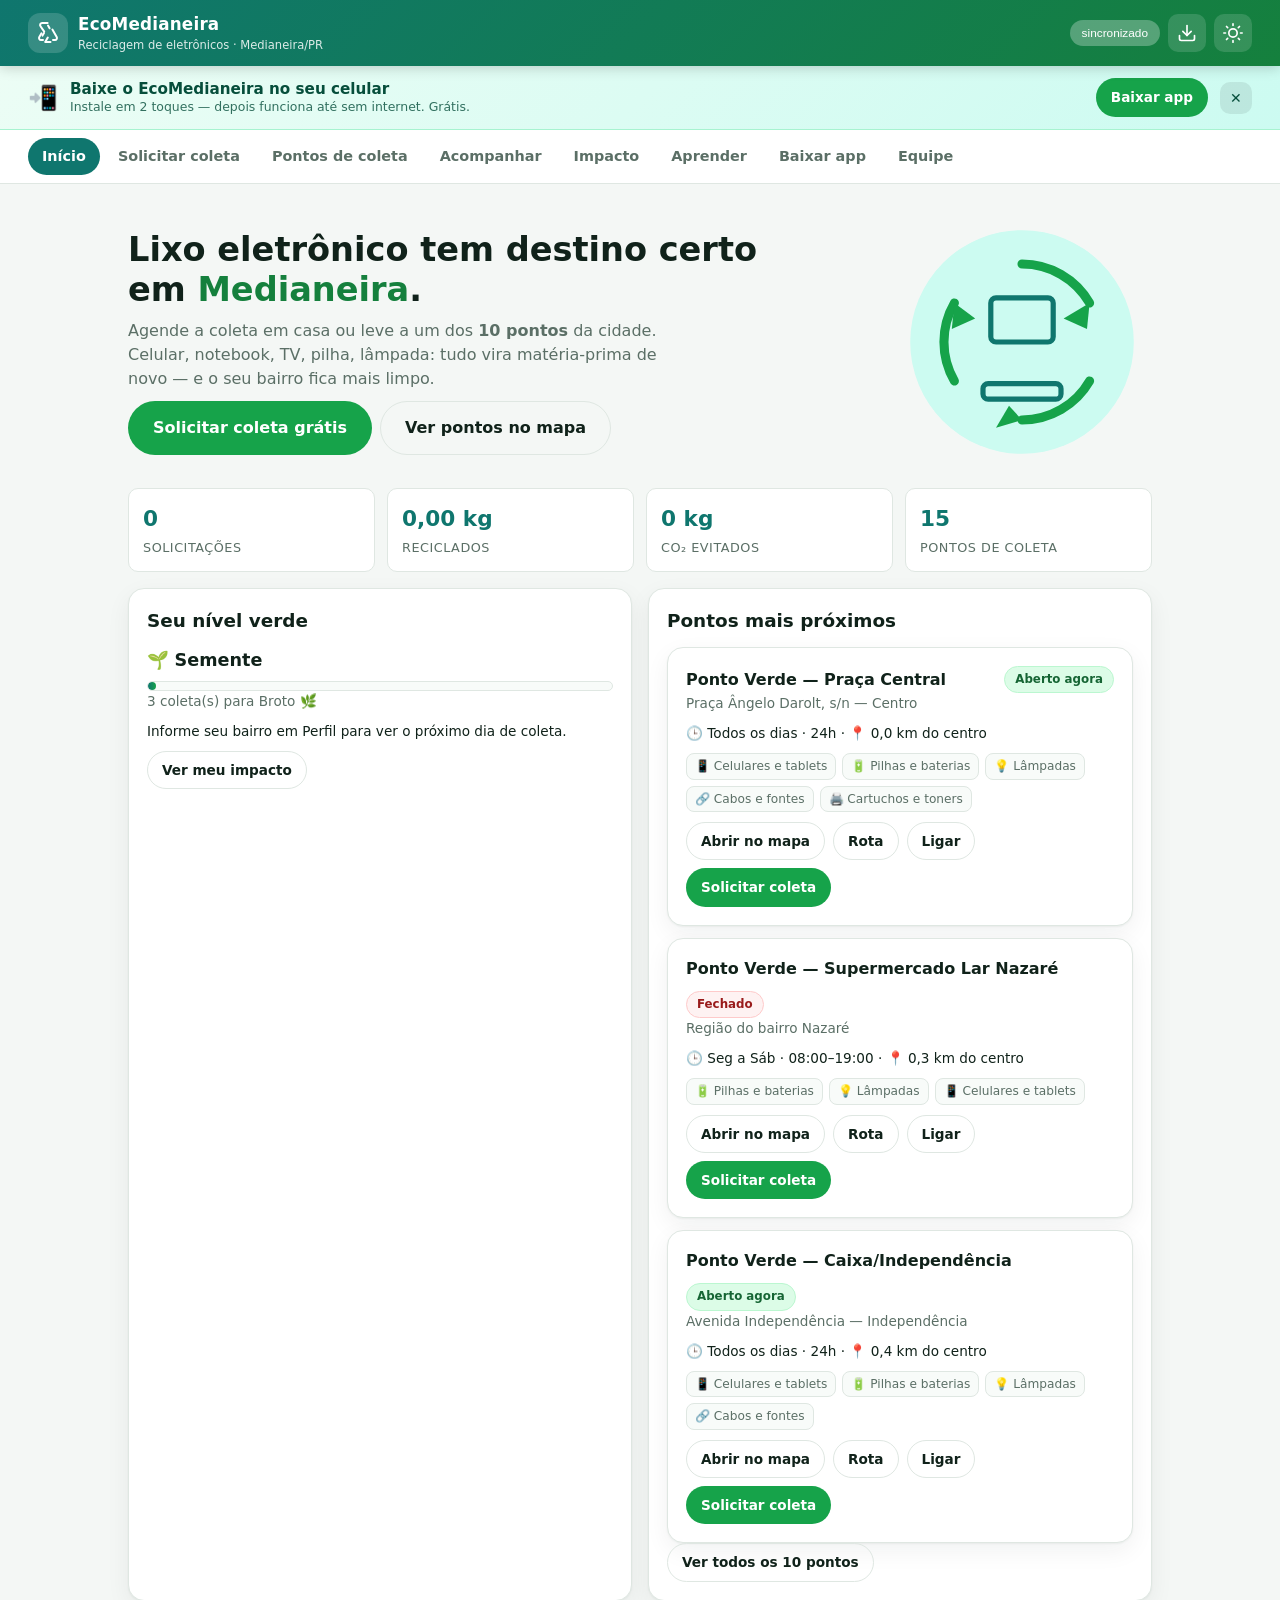
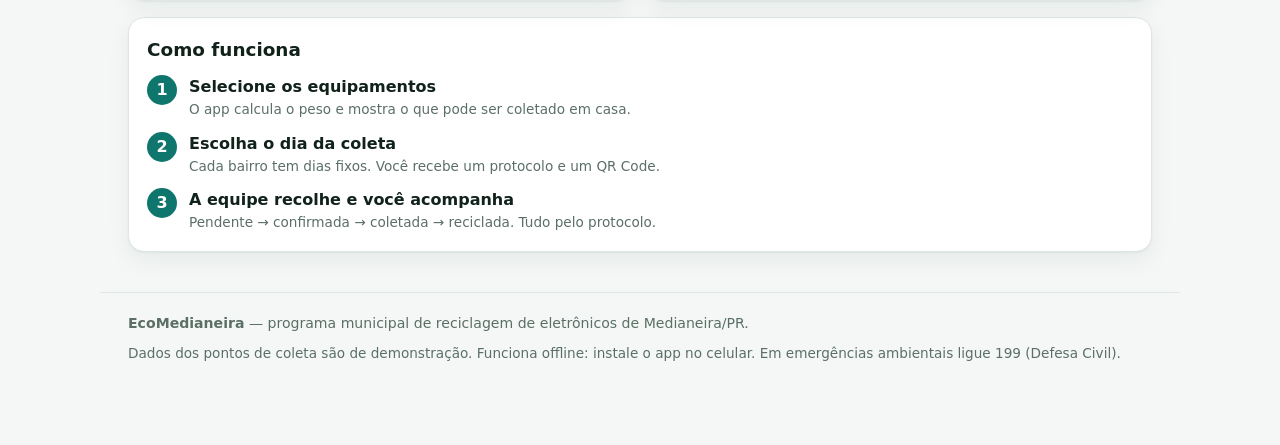
<file: index.html>
<!DOCTYPE html>
<html lang="pt-BR">
<head>
<meta charset="UTF-8">
<meta name="viewport" content="width=device-width, initial-scale=1, viewport-fit=cover">
<meta name="theme-color" content="#0f766e">
<meta name="description" content="EcoMedianeira — agende a coleta de eletrônicos em casa, encontre os pontos de coleta de Medianeira/PR e acompanhe o impacto ambiental.">
<title>EcoMedianeira — Reciclagem de eletrônicos em Medianeira/PR</title>
<link rel="manifest" href="manifest.webmanifest">
<link rel="icon" href="icon.svg" type="image/svg+xml">
<link rel="apple-touch-icon" href="icon-192.png">
<meta name="apple-mobile-web-app-capable" content="yes">
<meta name="apple-mobile-web-app-title" content="EcoMedianeira">
<link rel="stylesheet" href="css/style.css">
<link rel="stylesheet" href="vendor/leaflet/leaflet.css">
<meta name="mobile-web-app-capable" content="yes">
<meta name="apple-mobile-web-app-status-bar-style" content="default">
<meta name="format-detection" content="telephone=no">
</head>
<body>

<a class="skip" href="#main">Pular para o conteúdo</a>

<header class="topbar">
  <a class="brand" href="#/inicio">
    <span class="logo" aria-hidden="true">
      <svg viewBox="0 0 24 24" fill="none" stroke="currentColor" stroke-width="2" stroke-linecap="round" stroke-linejoin="round">
        <path d="M7 19H5a2 2 0 0 1-1.7-3l2.2-3.7"/>
        <path d="M12 4.6l1.6 2.7"/>
        <path d="M17 19h2a2 2 0 0 0 1.7-3l-4.3-7.4"/>
        <path d="M8.2 10.6L4.5 5.2A2 2 0 0 1 6.2 2h5.4"/>
        <path d="M14.5 21H9.2l2.6-4.5"/>
        <path d="M6.5 14.6L8 12"/>
      </svg>
    </span>
    <span class="brand-text">
      <strong>EcoMedianeira</strong>
      <small>Reciclagem de eletrônicos · Medianeira/PR</small>
    </span>
  </a>
  <div class="topbar-actions">
    <button id="btn-sync" class="chip-btn" title="Sincronizar agora"><span id="sync-badge" class="sync">sincronizado</span></button>
    <button id="btn-install" class="icon-btn" title="Baixar o app no celular" aria-label="Baixar o app no celular" hidden>
      <svg viewBox="0 0 24 24" fill="none" stroke="currentColor" stroke-width="2" stroke-linecap="round" stroke-linejoin="round"><path d="M21 15v4a2 2 0 0 1-2 2H5a2 2 0 0 1-2-2v-4"/><path d="M7 10l5 5 5-5"/><path d="M12 15V3"/></svg>
    </button>
    <button id="btn-theme" class="icon-btn" title="Alternar tema" aria-label="Alternar tema">
      <svg viewBox="0 0 24 24" fill="none" stroke="currentColor" stroke-width="2" stroke-linecap="round" stroke-linejoin="round"><circle cx="12" cy="12" r="5"/><path d="M12 1v2M12 21v2M4.2 4.2l1.4 1.4M18.4 18.4l1.4 1.4M1 12h2M21 12h2M4.2 19.8l1.4-1.4M18.4 5.6l1.4-1.4"/></svg>
    </button>
  </div>
</header>

<div id="install-banner" class="install-banner" hidden>
  <span class="install-emoji" aria-hidden="true">📲</span>
  <div class="install-text">
    <strong>Baixe o EcoMedianeira no seu celular</strong>
    <small>Para instalar: abra este endereço no celular. Depois desta primeira abertura, funciona até sem internet.</small>
  </div>
  <button class="btn sm" id="btn-install-main">Baixar app</button>
  <button class="icon-btn dark" id="btn-install-close" aria-label="Fechar aviso">✕</button>
</div>

<nav class="nav" aria-label="Seções do app">
  <a class="nav-link" data-route="inicio" href="#/inicio">Início</a>
  <a class="nav-link" data-route="solicitar" href="#/solicitar">Solicitar coleta</a>
  <a class="nav-link" data-route="pontos" href="#/pontos">Pontos de coleta</a>
  <a class="nav-link" data-route="acompanhar" href="#/acompanhar">Acompanhar</a>
  <a class="nav-link" data-route="impacto" href="#/impacto">Impacto</a>
  <a class="nav-link" data-route="aprender" href="#/aprender">Aprender</a>
  <a class="nav-link" data-route="instalar" href="#/instalar">Baixar app</a>
  <a class="nav-link" data-route="admin" href="#/admin">Equipe</a>
</nav>

<main id="main" class="wrap">

  <!-- ================= INÍCIO ================= -->
  <section class="view" id="view-inicio" hidden>
    <div class="hero">
      <div>
        <h1>Lixo eletrônico tem destino certo em <span class="hl">Medianeira</span>.</h1>
        <p>Agende a coleta em casa ou leve a um dos <strong>10 pontos</strong> da cidade. Celular, notebook, TV, pilha, lâmpada: tudo vira matéria-prima de novo — e o seu bairro fica mais limpo.</p>
        <div class="row-actions">
          <a class="btn lg" href="#/solicitar" data-route="solicitar">Solicitar coleta grátis</a>
          <a class="btn ghost lg" href="#/pontos" data-route="pontos">Ver pontos no mapa</a>
        </div>
      </div>
      <div class="hero-art" aria-hidden="true">
        <svg viewBox="0 0 200 200" role="presentation">
          <circle cx="100" cy="100" r="86" class="h-circle"/>
          <path d="M100 40a60 60 0 0 1 52 30" class="h-arc"/>
          <path d="M152 70l-2 20-18-8z" class="h-arrow"/>
          <path d="M152 130a60 60 0 0 1-52 30" class="h-arc"/>
          <path d="M100 160l-20 6 10-17z" class="h-arrow"/>
          <path d="M48 130a60 60 0 0 1 0-60" class="h-arc"/>
          <path d="M48 70l-2 20 18-8z" class="h-arrow"/>
          <g class="h-icon"><rect x="76" y="66" width="48" height="34" rx="4"/><rect x="70" y="132" width="60" height="12" rx="4"/></g>
        </svg>
      </div>
    </div>

    <div class="stats-grid" id="home-stats"></div>

    <div class="grid2">
      <div class="card">
        <h2>Seu nível verde</h2>
        <div id="home-level"></div>
        <p class="small" id="home-pickup"></p>
        <a class="btn ghost sm" href="#/impacto" data-route="impacto">Ver meu impacto</a>
      </div>
      <div class="card">
        <h2>Pontos mais próximos</h2>
        <div class="stack" id="home-pontos"></div>
        <a class="btn ghost sm" href="#/pontos" data-route="pontos">Ver todos os 10 pontos</a>
      </div>
    </div>

    <div class="card">
      <h2>Como funciona</h2>
      <ol class="steps">
        <li><span>1</span><div><strong>Selecione os equipamentos</strong><p class="small muted">O app calcula o peso e mostra o que pode ser coletado em casa.</p></div></li>
        <li><span>2</span><div><strong>Escolha o dia da coleta</strong><p class="small muted">Cada bairro tem dias fixos. Você recebe um protocolo e um QR Code.</p></div></li>
        <li><span>3</span><div><strong>A equipe recolhe e você acompanha</strong><p class="small muted">Pendente → confirmada → coletada → reciclada. Tudo pelo protocolo.</p></div></li>
      </ol>
    </div>
  </section>

  <!-- ================= SOLICITAR ================= -->
  <section class="view" id="view-solicitar" hidden>
    <h1>Solicitar coleta de eletrônicos</h1>
    <p class="muted">Gratuito para até 20 kg de eletrônicos pequenos. Linha branca (geladeira, fogão) somente no Ecoponto Municipal.</p>
    <form id="form-coleta" class="card form" novalidate>
      <div class="grid2">
        <div class="field"><label for="f-nome">Nome completo *</label><input id="f-nome" autocomplete="name" placeholder="Seu nome"></div>
        <div class="field"><label for="f-telefone">WhatsApp / telefone *</label><input id="f-telefone" inputmode="tel" autocomplete="tel" placeholder="(45) 99999-9999"></div>
        <div class="field"><label for="f-email">E-mail</label><input id="f-email" type="email" autocomplete="email" placeholder="opcional"></div>
        <div class="field"><label for="f-bairro">Bairro *</label><select id="f-bairro"></select></div>
        <div class="field"><label for="f-endereco">Rua e número *</label><input id="f-endereco" autocomplete="street-address" placeholder="Ex.: Rua Paraná, 450"></div>
        <div class="field"><label for="f-complemento">Complemento</label><input id="f-complemento" placeholder="Apto, bloco, fundos"></div>
        <div class="field"><label for="f-referencia">Ponto de referência</label><input id="f-referencia" placeholder="Ex.: ao lado da escola"></div>
        <div class="field"><label for="f-obs">Observações</label><input id="f-obs" placeholder="Ex.: portão azul, recolher pela manhã"></div>
      </div>

      <fieldset class="field">
        <legend>Modalidade *</legend>
        <label class="radio"><input type="radio" name="modalidade" value="domiciliar" checked> 🏠 Coleta em casa</label>
        <label class="radio"><input type="radio" name="modalidade" value="ecoponto"> 📍 Vou entregar em um ponto</label>
      </fieldset>

      <h3>Equipamentos <span class="kg-badge">Peso estimado: <strong id="f-kg">0 kg</strong></span></h3>
      <div id="f-itens" class="items"></div>

      <div class="grid2">
        <div class="field" id="field-data">
          <label for="f-data">Data da coleta *</label>
          <input id="f-data" type="date">
          <small class="muted" id="f-dias-box">Dias de coleta neste bairro: <strong id="f-dias"></strong></small>
        </div>
        <div class="field">
          <label for="f-ponto">Ponto de entrega</label>
          <select id="f-ponto"></select>
        </div>
      </div>
      <fieldset class="field">
        <legend>Período preferido</legend>
        <label class="radio"><input type="radio" name="janela" value="manha" checked> Manhã (8h–12h)</label>
        <label class="radio"><input type="radio" name="janela" value="tarde"> Tarde (13h–17h)</label>
        <label class="radio"><input type="radio" name="janela" value="qualquer"> Qualquer horário</label>
      </fieldset>

      <div id="form-errors" role="alert" aria-live="polite"></div>
      <button class="btn lg" type="submit">Confirmar solicitação</button>
      <p class="small muted">Ao confirmar, você recebe um protocolo e um QR Code. Seus dados ficam no seu aparelho e são enviados só ao sincronizar.</p>
    </form>
  </section>

  <!-- ================= PONTOS ================= -->
  <section class="view" id="view-pontos" hidden>
    <h1>Pontos de coleta em Medianeira</h1>
    <div class="card filters">
      <input id="pontos-q" placeholder="Buscar por nome, rua ou bairro" aria-label="Buscar ponto">
      <select id="pontos-bairro" aria-label="Filtrar por bairro"></select>
      <select id="pontos-cat" aria-label="Filtrar por tipo de equipamento"></select>
      <label class="check"><input type="checkbox" id="pontos-open"> Somente abertos agora</label>
    </div>
    <div class="map-wrap card">
      <div class="map-tools">
        <button class="map-btn" id="map-zoom-in" title="Aproximar" aria-label="Aproximar">+</button>
        <button class="map-btn" id="map-zoom-out" title="Afastar" aria-label="Afastar">−</button>
        <button class="map-btn" id="map-reset" title="Ver a cidade inteira" aria-label="Ver a cidade inteira">⤢</button>
        <button class="map-btn locate" id="map-locate" title="Minha localização" aria-label="Minha localização">📍 Minha localização</button>
        <span class="map-zoom-label" id="map-zoom-label">100%</span>
      </div>
      <div class="map-tabs" role="tablist" aria-label="Tipo de mapa">
        <button class="map-tab active" data-maptype="ruas" role="tab" aria-selected="true">🗺️ Mapa de ruas</button>
        <button class="map-tab" data-maptype="esquema" role="tab" aria-selected="false">📐 Esquema (offline)</button>
      </div>
      <div id="map-leaflet" class="map-leaflet" role="application" aria-label="Mapa de ruas de Medianeira"></div>
      <div id="pontos-map" class="map-canvas" role="application" aria-label="Mapa esquemático da cidade de Medianeira" hidden></div>
      <p class="map-note" id="map-note" hidden>Sem internet: mostrando o mapa esquemático. O mapa de ruas volta quando a conexão retornar.</p>
      <div class="map-legend">
        <span><i class="lg pin-lg"></i> Ponto de coleta</span>
        <span><i class="lg nb-lg"></i> Bairro</span>
        <span><i class="lg ref-lg"></i> Referência</span>
        <span><i class="lg road-lg"></i> Via principal</span>
        <small class="muted">Arraste para navegar · use a roda do mouse ou + / − para aproximar · toque num bairro para filtrar</small>
      </div>
    </div>
    <p class="muted small" id="pontos-count"></p>
    <div class="stack" id="pontos-list"></div>
  </section>

  <!-- ================= ACOMPANHAR ================= -->
  <section class="view" id="view-acompanhar" hidden>
    <h1>Acompanhar solicitações</h1>
    <div class="card filters">
      <input id="track-search" placeholder="Buscar por protocolo, nome ou endereço" aria-label="Buscar solicitação">
      <select id="track-status" aria-label="Filtrar por status"></select>
    </div>
    <p class="muted small" id="track-count"></p>
    <div class="stack" id="track-list"></div>
  </section>

  <!-- ================= PROTOCOLO ================= -->
  <section class="view" id="view-protocolo" hidden>
    <a class="btn ghost sm" href="#/acompanhar" data-route="acompanhar">← Voltar</a>
    <div id="protocolo-body"></div>
  </section>

  <!-- ================= IMPACTO ================= -->
  <section class="view" id="view-impacto" hidden>
    <h1>Seu impacto ambiental</h1>
    <div class="impact-grid" id="impact-total"></div>
    <div class="card">
      <h2>Por categoria</h2>
      <div id="impact-bars" class="bars"></div>
    </div>
    <div class="card">
      <h2>Isso equivale a</h2>
      <div class="eq-grid" id="impact-eq"></div>
    </div>
    <div class="grid2">
      <div class="card">
        <h2>Por bairro</h2>
        <div id="impact-bairros" class="bars"></div>
      </div>
      <div class="card">
        <h2>Meta pessoal</h2>
        <div class="field">
          <label for="goal">Quilogramas que quero reciclar neste ano</label>
          <select id="goal">
            <option value="5">5 kg</option>
            <option value="10" selected>10 kg</option>
            <option value="20">20 kg</option>
            <option value="50">50 kg</option>
          </select>
        </div>
        <p class="small" id="impact-goal"></p>
        <p class="small muted">Referências: Global E-waste Monitor (ONU) — 1,44 kg de CO₂ e 6,5 L de água evitados por kg de eletrônico reciclado.</p>
      </div>
    </div>
  </section>

  <!-- ================= APRENDER ================= -->
  <section class="view" id="view-instalar" hidden>
    <h1>Baixar o app no celular</h1>
    <div class="card">
      <p>Instale o <strong>EcoMedianeira</strong> como aplicativo: o ícone fica na tela inicial, abre em tela cheia e funciona sem internet depois da primeira abertura. É gratuito e não passa por loja de aplicativos.</p>
      <p class="small muted">Este site é o próprio app. A instalação não baixa arquivos: o navegador cria o atalho que se comporta como aplicativo.</p>
      <div class="row-actions"><button class="btn lg" id="btn-install-cta">Baixar / instalar agora</button></div>
    </div>
    <div class="card guide" id="install-guide-passo">
      <h2>Passo a passo</h2>
      <div id="guide-body"></div>
    </div>
  </section>

  <section class="view" id="view-aprender" hidden>
    <h1>Aprender e descartar certo</h1>
    <div class="card">
      <h2>O que é coletado</h2>
      <div class="cat-grid" id="cat-grid"></div>
    </div>
    <div class="card">
      <h2>Antes de entregar seu celular</h2>
      <ul class="checklist">
        <li>Faça backup de fotos e contatos.</li>
        <li>Remova o chip e o cartão de memória.</li>
        <li>Saia da conta Google/Apple e desative bloqueios.</li>
        <li>Restaure as configurações de fábrica.</li>
        <li>Se possível, apague os dados com sobrescrita.</li>
      </ul>
    </div>
    <div class="card">
      <h2>Perguntas frequentes</h2>
      <div id="faq" class="faq"></div>
    </div>
    <div class="card">
      <h2>Contatos da cidade</h2>
      <div class="grid3" id="team"></div>
    </div>
  </section>

  <button id="btn-print" class="btn ghost sm" hidden></button>

  <!-- ================= ADMIN ================= -->
  <section class="view" id="view-admin" hidden>
    <h1>Painel da equipe</h1>
    <div id="admin-body"></div>
  </section>
</main>

<footer class="footer">
  <p><strong>EcoMedianeira</strong> — programa municipal de reciclagem de eletrônicos de Medianeira/PR.</p>
  <p class="small muted">Dados dos pontos de coleta são de demonstração. Funciona offline: instale o app no celular. Em emergências ambientais ligue 199 (Defesa Civil).</p>
</footer>

<div id="install-guide" class="install-guide" hidden></div>
<div id="toasts" class="toasts" aria-live="polite"></div>


<script src="vendor/leaflet/leaflet.js"></script>
<script src="js/data.js"></script>
<script src="js/app.js"></script>
</body>
</html>
</file>
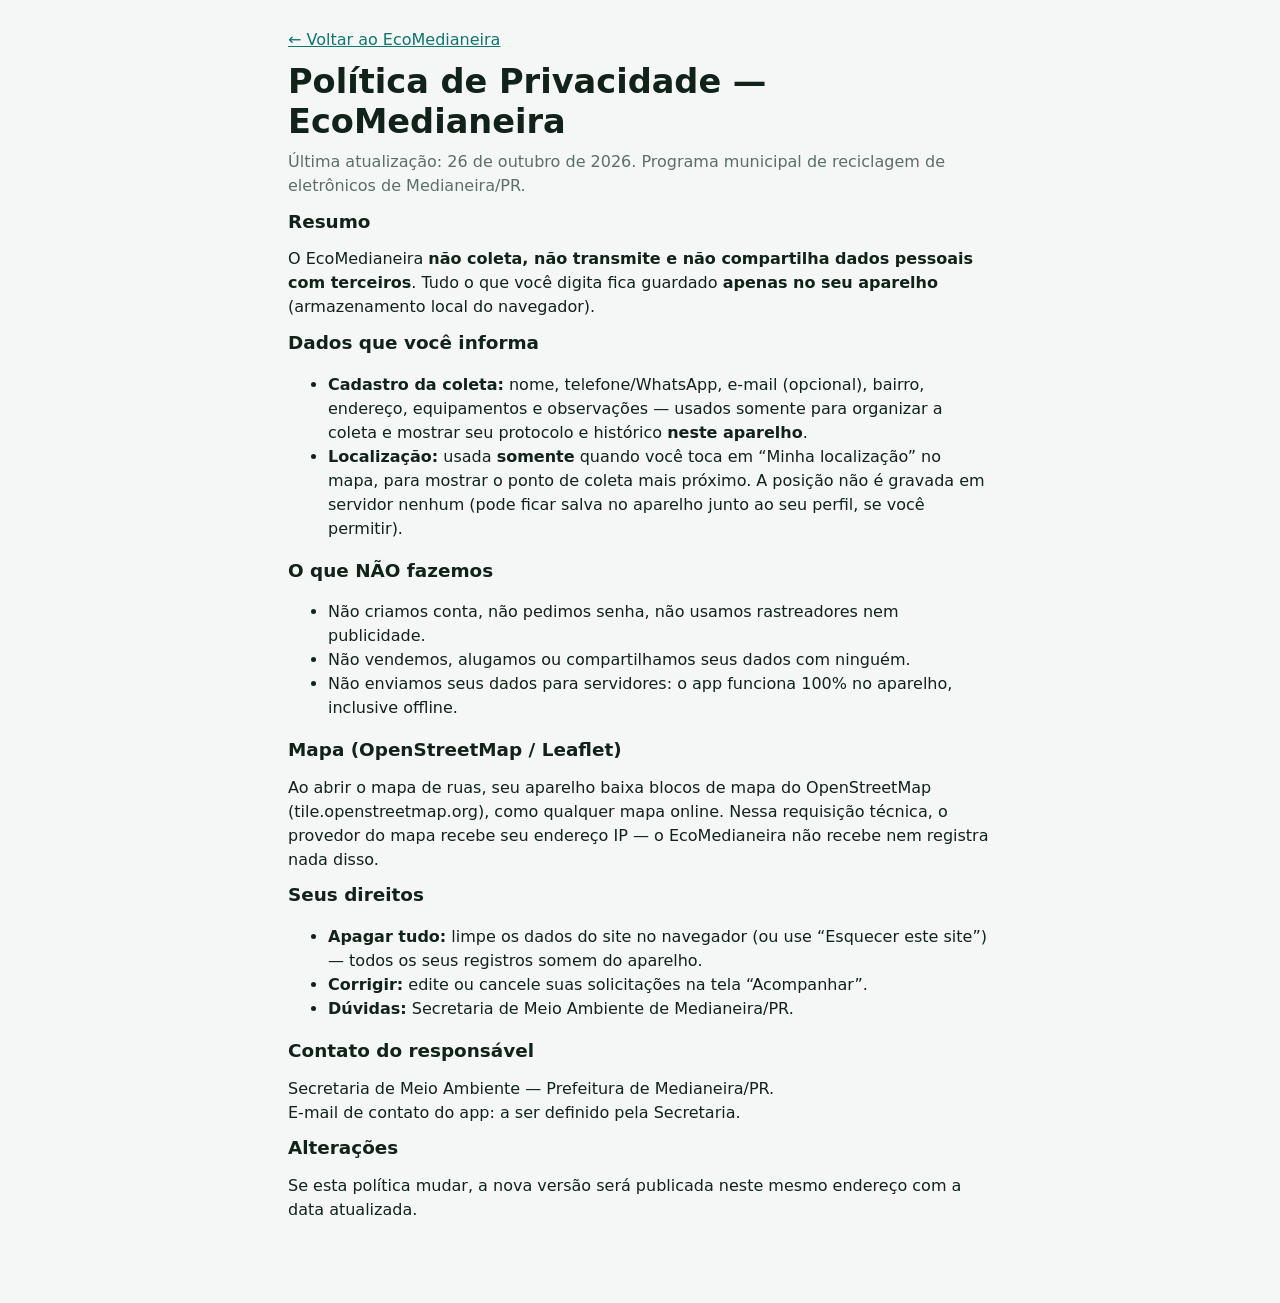
<file: privacidade.html>
<!DOCTYPE html>
<html lang="pt-BR">
<head>
<meta charset="UTF-8">
<meta name="viewport" content="width=device-width, initial-scale=1">
<meta name="theme-color" content="#0f766e">
<title>Política de Privacidade — EcoMedianeira</title>
<link rel="icon" href="icon.svg" type="image/svg+xml">
<link rel="stylesheet" href="css/style.css">
</head>
<body>
<main class="wrap" style="max-width:760px">
  <p><a href="./">← Voltar ao EcoMedianeira</a></p>
  <h1>Política de Privacidade — EcoMedianeira</h1>
  <p class="muted">Última atualização: 26 de outubro de 2026. Programa municipal de reciclagem de eletrônicos de Medianeira/PR.</p>

  <h2>Resumo</h2>
  <p>O EcoMedianeira <strong>não coleta, não transmite e não compartilha dados pessoais com terceiros</strong>. Tudo o que você digita fica guardado <strong>apenas no seu aparelho</strong> (armazenamento local do navegador).</p>

  <h2>Dados que você informa</h2>
  <ul>
    <li><strong>Cadastro da coleta:</strong> nome, telefone/WhatsApp, e-mail (opcional), bairro, endereço, equipamentos e observações — usados somente para organizar a coleta e mostrar seu protocolo e histórico <strong>neste aparelho</strong>.</li>
    <li><strong>Localização:</strong> usada <strong>somente</strong> quando você toca em “Minha localização” no mapa, para mostrar o ponto de coleta mais próximo. A posição não é gravada em servidor nenhum (pode ficar salva no aparelho junto ao seu perfil, se você permitir).</li>
  </ul>

  <h2>O que NÃO fazemos</h2>
  <ul>
    <li>Não criamos conta, não pedimos senha, não usamos rastreadores nem publicidade.</li>
    <li>Não vendemos, alugamos ou compartilhamos seus dados com ninguém.</li>
    <li>Não enviamos seus dados para servidores: o app funciona 100% no aparelho, inclusive offline.</li>
  </ul>

  <h2>Mapa (OpenStreetMap / Leaflet)</h2>
  <p>Ao abrir o mapa de ruas, seu aparelho baixa blocos de mapa do OpenStreetMap (tile.openstreetmap.org), como qualquer mapa online. Nessa requisição técnica, o provedor do mapa recebe seu endereço IP — o EcoMedianeira não recebe nem registra nada disso.</p>

  <h2>Seus direitos</h2>
  <ul>
    <li><strong>Apagar tudo:</strong> limpe os dados do site no navegador (ou use “Esquecer este site”) — todos os seus registros somem do aparelho.</li>
    <li><strong>Corrigir:</strong> edite ou cancele suas solicitações na tela “Acompanhar”.</li>
    <li><strong>Dúvidas:</strong> Secretaria de Meio Ambiente de Medianeira/PR.</li>
  </ul>

  <h2>Contato do responsável</h2>
  <p>Secretaria de Meio Ambiente — Prefeitura de Medianeira/PR.<br>
  E-mail de contato do app: a ser definido pela Secretaria.</p>

  <h2>Alterações</h2>
  <p>Se esta política mudar, a nova versão será publicada neste mesmo endereço com a data atualizada.</p>
</main>
</body>
</html>
</file>
<file: css/style.css>
/* ============================================================
   EcoMedianeira — estilo
   Tema claro/escuro via data-theme no <html>.
   ============================================================ */

:root {
  --green: #16a34a;
  --green-dark: #15803d;
  --teal: #0f766e;
  --teal-soft: #ccfbf1;
  --bg: #f4f7f5;
  --card: #ffffff;
  --text: #10221a;
  --muted: #5b6f66;
  --border: #dfe7e2;
  --input-bg: #f8fbf9;
  --danger: #dc2626;
  --warn: #d97706;
  --shadow: 0 1px 2px rgba(16, 34, 26, .05), 0 8px 24px rgba(16, 34, 26, .06);
  --radius: 16px;
  --radius-sm: 10px;
}

[data-theme="dark"] {
  --bg: #0b1512;
  --card: #12201b;
  --text: #e6f2ec;
  --muted: #9ab3a8;
  --border: #22382f;
  --input-bg: #0f1b17;
  --teal-soft: #123a34;
  --shadow: 0 1px 2px rgba(0, 0, 0, .4), 0 8px 24px rgba(0, 0, 0, .35);
}

* { box-sizing: border-box; }
html { -webkit-text-size-adjust: 100%; }
body {
  margin: 0;
  font-family: system-ui, -apple-system, "Segoe UI", Roboto, "Helvetica Neue", Arial, sans-serif;
  background: var(--bg);
  color: var(--text);
  line-height: 1.5;
  padding-bottom: 32px;
}
h1 { font-size: clamp(1.5rem, 1.2rem + 1.4vw, 2.1rem); line-height: 1.2; margin: 0 0 .5rem; }
h2 { font-size: 1.15rem; margin: 0 0 .75rem; }
h3 { font-size: 1rem; margin: 1rem 0 .5rem; }
p { margin: 0 0 .6rem; }
a { color: var(--teal); }
code { font-family: ui-monospace, SFMono-Regular, Menlo, monospace; font-size: .9em; }
[hidden] { display: none !important; }

.skip { position: absolute; left: -9999px; }
.skip:focus { left: 12px; top: 12px; z-index: 100; background: var(--card); padding: 8px 12px; border-radius: 8px; }

/* ---------- topo ---------- */
.topbar {
  display: flex; align-items: center; justify-content: space-between; gap: 12px;
  padding: 12px clamp(12px, 3vw, 28px);
  background: linear-gradient(135deg, #0f766e, #15803d);
  color: #fff;
  position: sticky; top: 0; z-index: 20;
  box-shadow: 0 2px 12px rgba(0, 0, 0, .18);
}
.brand { display: flex; align-items: center; gap: 10px; color: #fff; text-decoration: none; min-width: 0; }
.logo { display: grid; place-items: center; width: 40px; height: 40px; border-radius: 12px; background: rgba(255, 255, 255, .16); flex: 0 0 auto; }
.logo svg { width: 24px; height: 24px; }
.brand-text { display: flex; flex-direction: column; min-width: 0; }
.brand-text strong { font-size: 1.05rem; letter-spacing: .2px; }
.brand-text small { font-size: .72rem; opacity: .85; white-space: nowrap; overflow: hidden; text-overflow: ellipsis; }
.topbar-actions { display: flex; align-items: center; gap: 8px; flex: 0 0 auto; }
.icon-btn {
  width: 38px; height: 38px; display: grid; place-items: center;
  background: rgba(255, 255, 255, .14); border: 0; border-radius: 10px; color: #fff; cursor: pointer;
}
.icon-btn svg { width: 20px; height: 20px; }
.icon-btn:hover { background: rgba(255, 255, 255, .26); }
.chip-btn { background: rgba(255, 255, 255, .14); border: 0; border-radius: 999px; padding: 0; cursor: pointer; }
.sync { display: inline-block; padding: 6px 12px; font-size: .74rem; color: #fff; border-radius: 999px; }
.sync.ok { background: rgba(255, 255, 255, .16); }
.sync.warn { background: #f59e0b; color: #1f2937; }
.sync.off { background: #b91c1c; }

/* ---------- nav ---------- */
.nav {
  display: flex; gap: 4px; overflow-x: auto; scrollbar-width: none;
  padding: 8px clamp(12px, 3vw, 28px);
  background: var(--card); border-bottom: 1px solid var(--border);
  position: sticky; top: 64px; z-index: 19;
}
.nav::-webkit-scrollbar { display: none; }
.nav-link {
  padding: 8px 14px; border-radius: 999px; text-decoration: none; color: var(--muted);
  font-size: .9rem; font-weight: 600; white-space: nowrap;
}
.nav-link:hover { background: var(--input-bg); color: var(--text); }
.nav-link.active { background: var(--teal); color: #fff; }

/* ---------- layout ---------- */
.wrap { max-width: 1080px; margin: 0 auto; padding: clamp(16px, 3vw, 28px) clamp(12px, 3vw, 28px) 40px; }
.view > * + * { margin-top: 16px; }
.card { background: var(--card); border: 1px solid var(--border); border-radius: var(--radius); padding: 18px; box-shadow: var(--shadow); }
.grid2 { display: grid; grid-template-columns: repeat(auto-fit, minmax(280px, 1fr)); gap: 16px; }
.grid3 { display: grid; grid-template-columns: repeat(auto-fit, minmax(200px, 1fr)); gap: 12px; }
.stack { display: flex; flex-direction: column; gap: 12px; }
.muted { color: var(--muted); }
.small { font-size: .85rem; }
.row-actions { display: flex; flex-wrap: wrap; gap: 8px; margin-top: 10px; }

/* ---------- hero ---------- */
.hero { display: grid; grid-template-columns: 1.4fr .8fr; gap: 20px; align-items: center; }
.hero p { color: var(--muted); max-width: 56ch; }
.hl { color: var(--green-dark); }
[data-theme="dark"] .hl { color: #4ade80; }
.hero-art svg { width: 100%; max-width: 260px; display: block; margin-left: auto; }
.h-circle { fill: var(--teal-soft); }
.h-arc { stroke: var(--green); stroke-width: 7; fill: none; stroke-linecap: round; }
.h-arrow { fill: var(--green); }
.h-icon rect { fill: none; stroke: var(--teal); stroke-width: 4; }

/* ---------- botões ---------- */
.btn {
  display: inline-flex; align-items: center; justify-content: center; gap: 8px;
  background: var(--green); color: #fff; border: 1px solid transparent;
  padding: 11px 18px; border-radius: 999px; font: inherit; font-weight: 700; font-size: .92rem;
  text-decoration: none; cursor: pointer; transition: transform .08s ease, filter .15s ease;
}
.btn:hover { filter: brightness(1.06); }
.btn:active { transform: scale(.98); }
.btn:focus-visible, .icon-btn:focus-visible, .nav-link:focus-visible { outline: 3px solid #fbbf24; outline-offset: 2px; }
.btn.ghost { background: transparent; color: var(--text); border-color: var(--border); }
.btn.ghost:hover { background: var(--input-bg); }
.btn.sm { padding: 8px 14px; font-size: .85rem; }
.btn.lg { padding: 14px 24px; font-size: 1rem; }
.btn.danger { color: var(--danger); border-color: var(--danger); }

/* ---------- stats ---------- */
.stats-grid { display: grid; grid-template-columns: repeat(auto-fit, minmax(150px, 1fr)); gap: 12px; }
.stat { background: var(--card); border: 1px solid var(--border); border-radius: var(--radius-sm); padding: 14px; display: flex; flex-direction: column; gap: 2px; }
.stat-num { font-size: 1.35rem; font-weight: 800; color: var(--teal); }
[data-theme="dark"] .stat-num { color: #5eead4; }
.stat-label { font-size: .8rem; color: var(--muted); text-transform: uppercase; letter-spacing: .04em; }

/* ---------- nível ---------- */
.level-badge { font-size: 1.1rem; margin-bottom: 8px; }
.progress { height: 10px; border-radius: 999px; background: var(--input-bg); border: 1px solid var(--border); overflow: hidden; }
.progress span {
  display: block; height: 100%; border-radius: 999px;
  background: linear-gradient(90deg, var(--teal), var(--green));
  transition: width .3s ease;
}
/* nível inicial: mostra um traço visível para a barra não parecer vazia */
.progress span[style*="width:0%"] { min-width: 8px; }

/* ---------- passos ---------- */
.steps { list-style: none; padding: 0; margin: 0; display: grid; gap: 12px; }
.steps li { display: flex; gap: 12px; align-items: flex-start; }
.steps li > span {
  flex: 0 0 auto; width: 30px; height: 30px; border-radius: 50%;
  display: grid; place-items: center; background: var(--teal); color: #fff; font-weight: 700;
}
.steps p { margin: 0; }

/* ---------- pontos ---------- */
.point-head, .req-head { display: flex; align-items: center; justify-content: space-between; gap: 10px; flex-wrap: wrap; }
.point-head h3 { margin: 0; font-size: 1rem; }
.pill { font-size: .74rem; font-weight: 700; padding: 4px 10px; border-radius: 999px; background: var(--input-bg); color: var(--muted); border: 1px solid var(--border); white-space: nowrap; }
.pill.ok { background: #dcfce7; color: #166534; border-color: #bbf7d0; }
.pill.off { background: #fef2f2; color: #991b1b; border-color: #fecaca; }
[data-theme="dark"] .pill.ok { background: #052e1b; color: #86efac; border-color: #14532d; }
[data-theme="dark"] .pill.off { background: #2a0f0f; color: #fca5a5; border-color: #7f1d1d; }
.pill[style*="--pill"] { background: color-mix(in srgb, var(--pill) 18%, transparent); color: var(--pill); border-color: color-mix(in srgb, var(--pill) 40%, transparent); }
.tags { display: flex; flex-wrap: wrap; gap: 6px; margin: 8px 0; }
.tag { font-size: .76rem; padding: 3px 8px; border-radius: 8px; background: var(--input-bg); border: 1px solid var(--border); color: var(--muted); }
.filters { display: flex; flex-wrap: wrap; gap: 10px; align-items: center; }
.filters input, .filters select { flex: 1 1 180px; }
.check { display: inline-flex; align-items: center; gap: 6px; font-size: .9rem; }
.map-wrap { padding: 10px; }
.citymap { width: 100%; height: auto; display: block; border-radius: 12px; }
.map-bg { fill: var(--input-bg); }
.map-roads path { stroke: var(--border); stroke-width: 8; fill: none; }
.map-label { fill: var(--muted); font-size: 12px; }
.pin circle { fill: var(--teal); stroke: #fff; stroke-width: 2.5; cursor: pointer; }
.pin:hover circle, .pin:focus circle { fill: var(--green); }
.pin.me circle { fill: #f59e0b; }

/* ---------- formulário ---------- */
.form fieldset { border: 1px solid var(--border); border-radius: var(--radius-sm); padding: 12px 14px; margin: 0 0 12px; }
.form legend { font-size: .85rem; font-weight: 700; color: var(--muted); padding: 0 6px; }
.field { display: flex; flex-direction: column; gap: 6px; margin-bottom: 12px; }
.field label { font-size: .85rem; font-weight: 600; color: var(--muted); }
input, select, textarea {
  font: inherit; color: var(--text); background: var(--input-bg);
  border: 1px solid var(--border); border-radius: var(--radius-sm); padding: 11px 12px; width: 100%;
}
input:focus, select:focus, textarea:focus { outline: 2px solid var(--teal); outline-offset: 1px; }
.radio { display: inline-flex; align-items: center; gap: 8px; margin-right: 16px; font-size: .92rem; }
.radio input { width: auto; }
.kg-badge { float: right; font-size: .82rem; font-weight: 600; color: var(--teal); }
.items { display: flex; flex-direction: column; gap: 8px; margin-bottom: 14px; }
.item-row {
  display: grid; grid-template-columns: 32px 1fr 90px; gap: 10px; align-items: center;
  padding: 10px; border: 1px solid var(--border); border-radius: var(--radius-sm); background: var(--input-bg);
}
.item-row.blocked { opacity: .72; }
.item-emoji { font-size: 1.3rem; text-align: center; }
.item-info { display: flex; flex-direction: column; }
.item-info small { color: var(--muted); font-size: .76rem; }
.item-row input { text-align: center; padding: 8px; }
#form-errors .err { color: var(--danger); font-size: .88rem; margin: 4px 0; }

/* ---------- acompanhar ---------- */
.proto { background: var(--input-bg); border: 1px solid var(--border); padding: 4px 8px; border-radius: 8px; font-weight: 700; }
.empty { padding: 24px; text-align: center; color: var(--muted); background: var(--card); border: 1px dashed var(--border); border-radius: var(--radius); }
.timeline { list-style: none; padding: 0; margin: 0; display: flex; flex-direction: column; gap: 14px; }
.timeline li { display: flex; gap: 12px; opacity: .5; }
.timeline li.done { opacity: 1; }
.timeline .dot { width: 14px; height: 14px; border-radius: 50%; margin-top: 4px; background: var(--border); flex: 0 0 auto; }
.timeline li.done .dot { background: var(--pill, var(--green)); box-shadow: 0 0 0 4px color-mix(in srgb, var(--pill, var(--green)) 20%, transparent); }
.timeline small { display: block; color: var(--muted); font-size: .8rem; }
.qr-box { display: flex; gap: 18px; align-items: center; flex-wrap: wrap; margin-top: 16px; padding: 14px; background: var(--input-bg); border-radius: var(--radius-sm); }
.qr-box canvas { background: #fff; border-radius: 10px; padding: 6px; width: 180px; height: 180px; }

/* ---------- impacto ---------- */
.impact-grid { display: grid; grid-template-columns: repeat(auto-fit, minmax(150px, 1fr)); gap: 12px; }
.big-stat { background: var(--card); border: 1px solid var(--border); border-radius: var(--radius-sm); padding: 16px; display: flex; flex-direction: column; }
.big-stat span { font-size: 1.5rem; font-weight: 800; color: var(--teal); }
[data-theme="dark"] .big-stat span { color: #5eead4; }
.big-stat small { color: var(--muted); font-size: .8rem; }
.bars { display: flex; flex-direction: column; gap: 10px; }
.bar-row { display: grid; grid-template-columns: minmax(120px, 1.2fr) 2fr 40px; gap: 10px; align-items: center; font-size: .86rem; }
.bar { height: 12px; background: var(--input-bg); border-radius: 999px; overflow: hidden; border: 1px solid var(--border); }
.bar span { display: block; height: 100%; background: linear-gradient(90deg, var(--teal), var(--green)); }
.bar-val { text-align: right; font-weight: 700; color: var(--muted); }
.eq-grid { display: grid; grid-template-columns: repeat(auto-fit, minmax(180px, 1fr)); gap: 12px; }
.eq { display: flex; flex-direction: column; gap: 2px; padding: 14px; border-radius: var(--radius-sm); background: var(--input-bg); border: 1px solid var(--border); }
.eq-emoji { font-size: 1.4rem; }
.eq small { color: var(--muted); font-size: .8rem; }

/* ---------- aprender ---------- */
.cat-grid { display: grid; grid-template-columns: repeat(auto-fit, minmax(180px, 1fr)); gap: 12px; }
.cat .cat-emoji { font-size: 1.6rem; }
.faq details { border-bottom: 1px solid var(--border); padding: 10px 0; }
.faq summary { cursor: pointer; font-weight: 600; }
.faq p { margin: 8px 0 0; color: var(--muted); font-size: .92rem; }
.checklist { margin: 0; padding-left: 20px; }
.checklist li { margin: 6px 0; }

/* ---------- admin ---------- */
.table-wrap { overflow-x: auto; }
table { width: 100%; border-collapse: collapse; font-size: .86rem; }
th, td { text-align: left; padding: 9px 8px; border-bottom: 1px solid var(--border); vertical-align: top; }
th { color: var(--muted); font-size: .78rem; text-transform: uppercase; letter-spacing: .04em; }
td select { padding: 6px; font-size: .82rem; }

/* ---------- toasts ---------- */
.toasts { position: fixed; left: 50%; transform: translateX(-50%); bottom: 18px; display: flex; flex-direction: column; gap: 8px; z-index: 60; width: min(92vw, 420px); }
.toast {
  background: #111827; color: #fff; padding: 12px 16px; border-radius: 12px; font-size: .9rem;
  opacity: 0; transform: translateY(10px); transition: all .25s ease; box-shadow: 0 10px 30px rgba(0, 0, 0, .3);
}
.toast.show { opacity: 1; transform: translateY(0); }
.toast.ok { background: #15803d; }
.toast.err { background: #b91c1c; }
.toast.warn { background: #b45309; }
.toast.info { background: #0f766e; }

/* ---------- rodapé ---------- */
.footer { max-width: 1080px; margin: 0 auto; padding: 20px clamp(12px, 3vw, 28px) 40px; border-top: 1px solid var(--border); color: var(--muted); font-size: .88rem; }

/* ---------- responsivo ---------- */
@media (max-width: 720px) {
  .hero { grid-template-columns: 1fr; }
  .hero-art { display: none; }
  .nav { top: 60px; }
  .item-row { grid-template-columns: 28px 1fr 72px; }
  .bar-row { grid-template-columns: 1fr 1.4fr 34px; }
  .qr-box { flex-direction: column; text-align: center; }
}
@media (prefers-reduced-motion: reduce) {
  * { transition: none !important; animation: none !important; }
}

/* ---------- faixa "baixe o app" ---------- */
.install-banner {
  display: flex; align-items: center; gap: 12px; flex-wrap: wrap;
  padding: 12px clamp(12px, 3vw, 28px);
  background: linear-gradient(135deg, #ecfdf5, #ccfbf1);
  border-bottom: 1px solid #a7f3d0;
  color: #064e3b;
}
[data-theme="dark"] .install-banner {
  background: linear-gradient(135deg, #0d2b24, #123a34);
  border-bottom-color: #1c4f45;
  color: #d1fae5;
}
.install-emoji { font-size: 1.5rem; }
.install-text { flex: 1 1 200px; display: flex; flex-direction: column; line-height: 1.3; }
.install-text strong { font-size: .95rem; }
.install-text small { font-size: .78rem; opacity: .8; }
.icon-btn.dark { background: rgba(0, 0, 0, .08); color: inherit; width: 32px; height: 32px; font-size: .9rem; }
[data-theme="dark"] .icon-btn.dark { background: rgba(255, 255, 255, .1); }

/* ---------- passo a passo de instalação ---------- */
.guide ol { margin: 8px 0 0; padding-left: 20px; }
.guide h3 { margin-top: 14px; }
.guide li { margin: 6px 0; }
.guide .tag-os { display: inline-block; font-size: .72rem; font-weight: 700; padding: 2px 8px; border-radius: 999px; background: var(--input-bg); border: 1px solid var(--border); margin-bottom: 6px; }

@media print {
  .topbar, .nav, .install-banner, .row-actions, .footer, .toasts { display: none !important; }
  body { background: #fff; }
  .card { box-shadow: none; border: 1px solid #ccc; }
}

/* ---------- painel de instruções de instalação ---------- */
.install-guide {
  position: fixed; inset: 0; z-index: 80;
  display: flex; align-items: center; justify-content: center;
  padding: 16px; background: rgba(5, 15, 12, .55); backdrop-filter: blur(2px);
}
.install-guide[hidden] { display: none; }
.install-guide > .card { max-width: 560px; max-height: 86vh; overflow: auto; }
.btn:disabled { opacity: .6; cursor: default; }

.lan-box { display: flex; flex-direction: column; gap: 2px; padding: 10px 12px; margin-bottom: 12px; border-radius: var(--radius-sm); background: var(--input-bg); border: 1px dashed var(--border); }
.lan-box code { font-size: .95rem; word-break: break-all; color: var(--teal); font-weight: 700; }

/* ---------- mapa interativo da cidade ---------- */
.map-wrap { position: relative; padding: 12px; }
.map-tools { display: flex; flex-wrap: wrap; gap: 6px; align-items: center; margin-bottom: 8px; }
.map-btn {
  min-width: 38px; height: 38px; padding: 0 12px; border-radius: 10px;
  border: 1px solid var(--border); background: var(--card); color: var(--text);
  font: inherit; font-weight: 700; font-size: 1rem; cursor: pointer;
}
.map-btn:hover { background: var(--input-bg); }
.map-btn.locate { font-size: .85rem; font-weight: 600; }
.map-zoom-label { margin-left: auto; font-size: .78rem; color: var(--muted); font-variant-numeric: tabular-nums; }
.map-canvas { touch-action: none; cursor: grab; border-radius: 12px; overflow: hidden; }
.map-canvas.dragging { cursor: grabbing; }
.citymap { width: 100%; height: auto; display: block; user-select: none; }
.map-bg { fill: #eef6f1; }
[data-theme="dark"] .map-bg { fill: #0d1c17; }

/* bairros */
.nb ellipse { fill: color-mix(in srgb, var(--teal) 12%, transparent); stroke: color-mix(in srgb, var(--teal) 35%, transparent); stroke-width: 1.2; cursor: pointer; transition: fill .15s ease; }
.nb:hover ellipse { fill: color-mix(in srgb, var(--teal) 22%, transparent); }
.nb.ativo ellipse { fill: color-mix(in srgb, var(--green) 28%, transparent); stroke: var(--green); stroke-width: 2; }
.nb-label { font-size: 11px; font-weight: 700; fill: var(--muted); pointer-events: none; }

/* vias */
.map-road { stroke: #cfdad4; stroke-width: 5; fill: none; stroke-linecap: round; }
.map-road.principal { stroke: #b9c9c1; stroke-width: 8; }
.map-road.rodovia { stroke: #e8c98a; stroke-width: 9; stroke-dasharray: 14 8; }
[data-theme="dark"] .map-road { stroke: #1f3a31; }
[data-theme="dark"] .map-road.principal { stroke: #2a4a3e; }
[data-theme="dark"] .map-road.rodovia { stroke: #5b4a24; }
.road-label { font-size: 9.5px; fill: var(--muted); opacity: .75; pointer-events: none; }

/* referências */
.landmark rect { fill: var(--muted); opacity: .55; }

/* pinos dos pontos de coleta */
.pin circle { fill: #b45309; stroke: #fff; stroke-width: 2.5; cursor: pointer; transition: r .12s ease; }
.pin.aberto circle { fill: var(--green); }
.pin:hover circle, .pin:focus circle { r: 13; }
.pin-ico { font-size: 11px; fill: #fff; pointer-events: none; font-weight: 700; }
.pin.me circle { fill: #2563eb; }
.pin.me .pulse { fill: none; stroke: #2563eb; stroke-width: 2; opacity: .45; }

/* legenda */
.map-legend { display: flex; flex-wrap: wrap; gap: 14px; align-items: center; margin-top: 8px; font-size: .78rem; color: var(--muted); }
.map-legend .lg { display: inline-block; width: 12px; height: 12px; border-radius: 50%; margin-right: 4px; vertical-align: -1px; }
.lg.pin-lg { background: var(--green); }
.lg.nb-lg { background: color-mix(in srgb, var(--teal) 30%, transparent); border: 1px solid var(--teal); }
.lg.ref-lg { background: var(--muted); border-radius: 2px; }
.lg.road-lg { background: #b9c9c1; border-radius: 2px; height: 4px; }
.map-legend small { flex: 1 1 100%; }

/* cartão do ponto selecionado */
.card.point.selected { outline: 3px solid var(--green); outline-offset: 2px; }

/* ---------- mapa de ruas (Leaflet) ---------- */
.map-tabs { display: inline-flex; gap: 4px; margin-bottom: 8px; padding: 3px; background: var(--input-bg); border: 1px solid var(--border); border-radius: 999px; }
.map-tab { border: 0; background: transparent; color: var(--muted); font: inherit; font-size: .85rem; font-weight: 600; padding: 7px 14px; border-radius: 999px; cursor: pointer; }
.map-tab.active { background: var(--card); color: var(--text); box-shadow: var(--shadow); }
.map-leaflet { height: 460px; border-radius: 12px; overflow: hidden; z-index: 0; background: #eef6f1; }
[data-theme="dark"] .map-leaflet { background: #0d1c17; }
.map-note { margin: 8px 0 0; font-size: .8rem; color: var(--warn); }
.mk-ponto { background: transparent; border: 0; }
.mk-dot {
  display: grid; place-items: center; width: 30px; height: 30px; border-radius: 50%;
  background: var(--cor, #16a34a); color: #fff; font-size: 15px; font-weight: 700;
  border: 2.5px solid #fff; box-shadow: 0 2px 6px rgba(0,0,0,.35);
}
.mk-dot.sel { outline: 3px solid #fbbf24; outline-offset: 2px; transform: scale(1.15); }
.leaflet-popup-content { margin: 12px 14px; }
.mk-popup strong { display: block; margin-bottom: 2px; }
.nb-tip { background: transparent; border: 0; box-shadow: none; color: #0f766e; font-weight: 700; font-size: 11px; }
.nb-tip::before { display: none; }
[data-theme="dark"] .nb-tip { color: #5eead4; }
.leaflet-container { font: inherit; }
@media (max-width: 720px) { .map-leaflet { height: 380px; } }
</file>
<file: vendor/leaflet/leaflet.css>
/* required styles */

.leaflet-pane,
.leaflet-tile,
.leaflet-marker-icon,
.leaflet-marker-shadow,
.leaflet-tile-container,
.leaflet-pane > svg,
.leaflet-pane > canvas,
.leaflet-zoom-box,
.leaflet-image-layer,
.leaflet-layer {
	position: absolute;
	left: 0;
	top: 0;
	}
.leaflet-container {
	overflow: hidden;
	}
.leaflet-tile,
.leaflet-marker-icon,
.leaflet-marker-shadow {
	-webkit-user-select: none;
	   -moz-user-select: none;
	        user-select: none;
	  -webkit-user-drag: none;
	}
/* Prevents IE11 from highlighting tiles in blue */
.leaflet-tile::selection {
	background: transparent;
}
/* Safari renders non-retina tile on retina better with this, but Chrome is worse */
.leaflet-safari .leaflet-tile {
	image-rendering: -webkit-optimize-contrast;
	}
/* hack that prevents hw layers "stretching" when loading new tiles */
.leaflet-safari .leaflet-tile-container {
	width: 1600px;
	height: 1600px;
	-webkit-transform-origin: 0 0;
	}
.leaflet-marker-icon,
.leaflet-marker-shadow {
	display: block;
	}
/* .leaflet-container svg: reset svg max-width decleration shipped in Joomla! (joomla.org) 3.x */
/* .leaflet-container img: map is broken in FF if you have max-width: 100% on tiles */
.leaflet-container .leaflet-overlay-pane svg {
	max-width: none !important;
	max-height: none !important;
	}
.leaflet-container .leaflet-marker-pane img,
.leaflet-container .leaflet-shadow-pane img,
.leaflet-container .leaflet-tile-pane img,
.leaflet-container img.leaflet-image-layer,
.leaflet-container .leaflet-tile {
	max-width: none !important;
	max-height: none !important;
	width: auto;
	padding: 0;
	}

.leaflet-container img.leaflet-tile {
	/* See: https://bugs.chromium.org/p/chromium/issues/detail?id=600120 */
	mix-blend-mode: plus-lighter;
}

.leaflet-container.leaflet-touch-zoom {
	-ms-touch-action: pan-x pan-y;
	touch-action: pan-x pan-y;
	}
.leaflet-container.leaflet-touch-drag {
	-ms-touch-action: pinch-zoom;
	/* Fallback for FF which doesn't support pinch-zoom */
	touch-action: none;
	touch-action: pinch-zoom;
}
.leaflet-container.leaflet-touch-drag.leaflet-touch-zoom {
	-ms-touch-action: none;
	touch-action: none;
}
.leaflet-container {
	-webkit-tap-highlight-color: transparent;
}
.leaflet-container a {
	-webkit-tap-highlight-color: rgba(51, 181, 229, 0.4);
}
.leaflet-tile {
	filter: inherit;
	visibility: hidden;
	}
.leaflet-tile-loaded {
	visibility: inherit;
	}
.leaflet-zoom-box {
	width: 0;
	height: 0;
	-moz-box-sizing: border-box;
	     box-sizing: border-box;
	z-index: 800;
	}
/* workaround for https://bugzilla.mozilla.org/show_bug.cgi?id=888319 */
.leaflet-overlay-pane svg {
	-moz-user-select: none;
	}

.leaflet-pane         { z-index: 400; }

.leaflet-tile-pane    { z-index: 200; }
.leaflet-overlay-pane { z-index: 400; }
.leaflet-shadow-pane  { z-index: 500; }
.leaflet-marker-pane  { z-index: 600; }
.leaflet-tooltip-pane   { z-index: 650; }
.leaflet-popup-pane   { z-index: 700; }

.leaflet-map-pane canvas { z-index: 100; }
.leaflet-map-pane svg    { z-index: 200; }

.leaflet-vml-shape {
	width: 1px;
	height: 1px;
	}
.lvml {
	behavior: url(#default#VML);
	display: inline-block;
	position: absolute;
	}


/* control positioning */

.leaflet-control {
	position: relative;
	z-index: 800;
	pointer-events: visiblePainted; /* IE 9-10 doesn't have auto */
	pointer-events: auto;
	}
.leaflet-top,
.leaflet-bottom {
	position: absolute;
	z-index: 1000;
	pointer-events: none;
	}
.leaflet-top {
	top: 0;
	}
.leaflet-right {
	right: 0;
	}
.leaflet-bottom {
	bottom: 0;
	}
.leaflet-left {
	left: 0;
	}
.leaflet-control {
	float: left;
	clear: both;
	}
.leaflet-right .leaflet-control {
	float: right;
	}
.leaflet-top .leaflet-control {
	margin-top: 10px;
	}
.leaflet-bottom .leaflet-control {
	margin-bottom: 10px;
	}
.leaflet-left .leaflet-control {
	margin-left: 10px;
	}
.leaflet-right .leaflet-control {
	margin-right: 10px;
	}


/* zoom and fade animations */

.leaflet-fade-anim .leaflet-popup {
	opacity: 0;
	-webkit-transition: opacity 0.2s linear;
	   -moz-transition: opacity 0.2s linear;
	        transition: opacity 0.2s linear;
	}
.leaflet-fade-anim .leaflet-map-pane .leaflet-popup {
	opacity: 1;
	}
.leaflet-zoom-animated {
	-webkit-transform-origin: 0 0;
	    -ms-transform-origin: 0 0;
	        transform-origin: 0 0;
	}
svg.leaflet-zoom-animated {
	will-change: transform;
}

.leaflet-zoom-anim .leaflet-zoom-animated {
	-webkit-transition: -webkit-transform 0.25s cubic-bezier(0,0,0.25,1);
	   -moz-transition:    -moz-transform 0.25s cubic-bezier(0,0,0.25,1);
	        transition:         transform 0.25s cubic-bezier(0,0,0.25,1);
	}
.leaflet-zoom-anim .leaflet-tile,
.leaflet-pan-anim .leaflet-tile {
	-webkit-transition: none;
	   -moz-transition: none;
	        transition: none;
	}

.leaflet-zoom-anim .leaflet-zoom-hide {
	visibility: hidden;
	}


/* cursors */

.leaflet-interactive {
	cursor: pointer;
	}
.leaflet-grab {
	cursor: -webkit-grab;
	cursor:    -moz-grab;
	cursor:         grab;
	}
.leaflet-crosshair,
.leaflet-crosshair .leaflet-interactive {
	cursor: crosshair;
	}
.leaflet-popup-pane,
.leaflet-control {
	cursor: auto;
	}
.leaflet-dragging .leaflet-grab,
.leaflet-dragging .leaflet-grab .leaflet-interactive,
.leaflet-dragging .leaflet-marker-draggable {
	cursor: move;
	cursor: -webkit-grabbing;
	cursor:    -moz-grabbing;
	cursor:         grabbing;
	}

/* marker & overlays interactivity */
.leaflet-marker-icon,
.leaflet-marker-shadow,
.leaflet-image-layer,
.leaflet-pane > svg path,
.leaflet-tile-container {
	pointer-events: none;
	}

.leaflet-marker-icon.leaflet-interactive,
.leaflet-image-layer.leaflet-interactive,
.leaflet-pane > svg path.leaflet-interactive,
svg.leaflet-image-layer.leaflet-interactive path {
	pointer-events: visiblePainted; /* IE 9-10 doesn't have auto */
	pointer-events: auto;
	}

/* visual tweaks */

.leaflet-container {
	background: #ddd;
	outline-offset: 1px;
	}
.leaflet-container a {
	color: #0078A8;
	}
.leaflet-zoom-box {
	border: 2px dotted #38f;
	background: rgba(255,255,255,0.5);
	}


/* general typography */
.leaflet-container {
	font-family: "Helvetica Neue", Arial, Helvetica, sans-serif;
	font-size: 12px;
	font-size: 0.75rem;
	line-height: 1.5;
	}


/* general toolbar styles */

.leaflet-bar {
	box-shadow: 0 1px 5px rgba(0,0,0,0.65);
	border-radius: 4px;
	}
.leaflet-bar a {
	background-color: #fff;
	border-bottom: 1px solid #ccc;
	width: 26px;
	height: 26px;
	line-height: 26px;
	display: block;
	text-align: center;
	text-decoration: none;
	color: black;
	}
.leaflet-bar a,
.leaflet-control-layers-toggle {
	background-position: 50% 50%;
	background-repeat: no-repeat;
	display: block;
	}
.leaflet-bar a:hover,
.leaflet-bar a:focus {
	background-color: #f4f4f4;
	}
.leaflet-bar a:first-child {
	border-top-left-radius: 4px;
	border-top-right-radius: 4px;
	}
.leaflet-bar a:last-child {
	border-bottom-left-radius: 4px;
	border-bottom-right-radius: 4px;
	border-bottom: none;
	}
.leaflet-bar a.leaflet-disabled {
	cursor: default;
	background-color: #f4f4f4;
	color: #bbb;
	}

.leaflet-touch .leaflet-bar a {
	width: 30px;
	height: 30px;
	line-height: 30px;
	}
.leaflet-touch .leaflet-bar a:first-child {
	border-top-left-radius: 2px;
	border-top-right-radius: 2px;
	}
.leaflet-touch .leaflet-bar a:last-child {
	border-bottom-left-radius: 2px;
	border-bottom-right-radius: 2px;
	}

/* zoom control */

.leaflet-control-zoom-in,
.leaflet-control-zoom-out {
	font: bold 18px 'Lucida Console', Monaco, monospace;
	text-indent: 1px;
	}

.leaflet-touch .leaflet-control-zoom-in, .leaflet-touch .leaflet-control-zoom-out  {
	font-size: 22px;
	}


/* layers control */

.leaflet-control-layers {
	box-shadow: 0 1px 5px rgba(0,0,0,0.4);
	background: #fff;
	border-radius: 5px;
	}
.leaflet-control-layers-toggle {
	background-image: url(images/layers.png);
	width: 36px;
	height: 36px;
	}
.leaflet-retina .leaflet-control-layers-toggle {
	background-image: url(images/layers-2x.png);
	background-size: 26px 26px;
	}
.leaflet-touch .leaflet-control-layers-toggle {
	width: 44px;
	height: 44px;
	}
.leaflet-control-layers .leaflet-control-layers-list,
.leaflet-control-layers-expanded .leaflet-control-layers-toggle {
	display: none;
	}
.leaflet-control-layers-expanded .leaflet-control-layers-list {
	display: block;
	position: relative;
	}
.leaflet-control-layers-expanded {
	padding: 6px 10px 6px 6px;
	color: #333;
	background: #fff;
	}
.leaflet-control-layers-scrollbar {
	overflow-y: scroll;
	overflow-x: hidden;
	padding-right: 5px;
	}
.leaflet-control-layers-selector {
	margin-top: 2px;
	position: relative;
	top: 1px;
	}
.leaflet-control-layers label {
	display: block;
	font-size: 13px;
	font-size: 1.08333em;
	}
.leaflet-control-layers-separator {
	height: 0;
	border-top: 1px solid #ddd;
	margin: 5px -10px 5px -6px;
	}

/* Default icon URLs */
.leaflet-default-icon-path { /* used only in path-guessing heuristic, see L.Icon.Default */
	background-image: url(images/marker-icon.png);
	}


/* attribution and scale controls */

.leaflet-container .leaflet-control-attribution {
	background: #fff;
	background: rgba(255, 255, 255, 0.8);
	margin: 0;
	}
.leaflet-control-attribution,
.leaflet-control-scale-line {
	padding: 0 5px;
	color: #333;
	line-height: 1.4;
	}
.leaflet-control-attribution a {
	text-decoration: none;
	}
.leaflet-control-attribution a:hover,
.leaflet-control-attribution a:focus {
	text-decoration: underline;
	}
.leaflet-attribution-flag {
	display: inline !important;
	vertical-align: baseline !important;
	width: 1em;
	height: 0.6669em;
	}
.leaflet-left .leaflet-control-scale {
	margin-left: 5px;
	}
.leaflet-bottom .leaflet-control-scale {
	margin-bottom: 5px;
	}
.leaflet-control-scale-line {
	border: 2px solid #777;
	border-top: none;
	line-height: 1.1;
	padding: 2px 5px 1px;
	white-space: nowrap;
	-moz-box-sizing: border-box;
	     box-sizing: border-box;
	background: rgba(255, 255, 255, 0.8);
	text-shadow: 1px 1px #fff;
	}
.leaflet-control-scale-line:not(:first-child) {
	border-top: 2px solid #777;
	border-bottom: none;
	margin-top: -2px;
	}
.leaflet-control-scale-line:not(:first-child):not(:last-child) {
	border-bottom: 2px solid #777;
	}

.leaflet-touch .leaflet-control-attribution,
.leaflet-touch .leaflet-control-layers,
.leaflet-touch .leaflet-bar {
	box-shadow: none;
	}
.leaflet-touch .leaflet-control-layers,
.leaflet-touch .leaflet-bar {
	border: 2px solid rgba(0,0,0,0.2);
	background-clip: padding-box;
	}


/* popup */

.leaflet-popup {
	position: absolute;
	text-align: center;
	margin-bottom: 20px;
	}
.leaflet-popup-content-wrapper {
	padding: 1px;
	text-align: left;
	border-radius: 12px;
	}
.leaflet-popup-content {
	margin: 13px 24px 13px 20px;
	line-height: 1.3;
	font-size: 13px;
	font-size: 1.08333em;
	min-height: 1px;
	}
.leaflet-popup-content p {
	margin: 17px 0;
	margin: 1.3em 0;
	}
.leaflet-popup-tip-container {
	width: 40px;
	height: 20px;
	position: absolute;
	left: 50%;
	margin-top: -1px;
	margin-left: -20px;
	overflow: hidden;
	pointer-events: none;
	}
.leaflet-popup-tip {
	width: 17px;
	height: 17px;
	padding: 1px;

	margin: -10px auto 0;
	pointer-events: auto;

	-webkit-transform: rotate(45deg);
	   -moz-transform: rotate(45deg);
	    -ms-transform: rotate(45deg);
	        transform: rotate(45deg);
	}
.leaflet-popup-content-wrapper,
.leaflet-popup-tip {
	background: white;
	color: #333;
	box-shadow: 0 3px 14px rgba(0,0,0,0.4);
	}
.leaflet-container a.leaflet-popup-close-button {
	position: absolute;
	top: 0;
	right: 0;
	border: none;
	text-align: center;
	width: 24px;
	height: 24px;
	font: 16px/24px Tahoma, Verdana, sans-serif;
	color: #757575;
	text-decoration: none;
	background: transparent;
	}
.leaflet-container a.leaflet-popup-close-button:hover,
.leaflet-container a.leaflet-popup-close-button:focus {
	color: #585858;
	}
.leaflet-popup-scrolled {
	overflow: auto;
	}

.leaflet-oldie .leaflet-popup-content-wrapper {
	-ms-zoom: 1;
	}
.leaflet-oldie .leaflet-popup-tip {
	width: 24px;
	margin: 0 auto;

	-ms-filter: "progid:DXImageTransform.Microsoft.Matrix(M11=0.70710678, M12=0.70710678, M21=-0.70710678, M22=0.70710678)";
	filter: progid:DXImageTransform.Microsoft.Matrix(M11=0.70710678, M12=0.70710678, M21=-0.70710678, M22=0.70710678);
	}

.leaflet-oldie .leaflet-control-zoom,
.leaflet-oldie .leaflet-control-layers,
.leaflet-oldie .leaflet-popup-content-wrapper,
.leaflet-oldie .leaflet-popup-tip {
	border: 1px solid #999;
	}


/* div icon */

.leaflet-div-icon {
	background: #fff;
	border: 1px solid #666;
	}


/* Tooltip */
/* Base styles for the element that has a tooltip */
.leaflet-tooltip {
	position: absolute;
	padding: 6px;
	background-color: #fff;
	border: 1px solid #fff;
	border-radius: 3px;
	color: #222;
	white-space: nowrap;
	-webkit-user-select: none;
	-moz-user-select: none;
	-ms-user-select: none;
	user-select: none;
	pointer-events: none;
	box-shadow: 0 1px 3px rgba(0,0,0,0.4);
	}
.leaflet-tooltip.leaflet-interactive {
	cursor: pointer;
	pointer-events: auto;
	}
.leaflet-tooltip-top:before,
.leaflet-tooltip-bottom:before,
.leaflet-tooltip-left:before,
.leaflet-tooltip-right:before {
	position: absolute;
	pointer-events: none;
	border: 6px solid transparent;
	background: transparent;
	content: "";
	}

/* Directions */

.leaflet-tooltip-bottom {
	margin-top: 6px;
}
.leaflet-tooltip-top {
	margin-top: -6px;
}
.leaflet-tooltip-bottom:before,
.leaflet-tooltip-top:before {
	left: 50%;
	margin-left: -6px;
	}
.leaflet-tooltip-top:before {
	bottom: 0;
	margin-bottom: -12px;
	border-top-color: #fff;
	}
.leaflet-tooltip-bottom:before {
	top: 0;
	margin-top: -12px;
	margin-left: -6px;
	border-bottom-color: #fff;
	}
.leaflet-tooltip-left {
	margin-left: -6px;
}
.leaflet-tooltip-right {
	margin-left: 6px;
}
.leaflet-tooltip-left:before,
.leaflet-tooltip-right:before {
	top: 50%;
	margin-top: -6px;
	}
.leaflet-tooltip-left:before {
	right: 0;
	margin-right: -12px;
	border-left-color: #fff;
	}
.leaflet-tooltip-right:before {
	left: 0;
	margin-left: -12px;
	border-right-color: #fff;
	}

/* Printing */

@media print {
	/* Prevent printers from removing background-images of controls. */
	.leaflet-control {
		-webkit-print-color-adjust: exact;
		print-color-adjust: exact;
		}
	}
</file>
